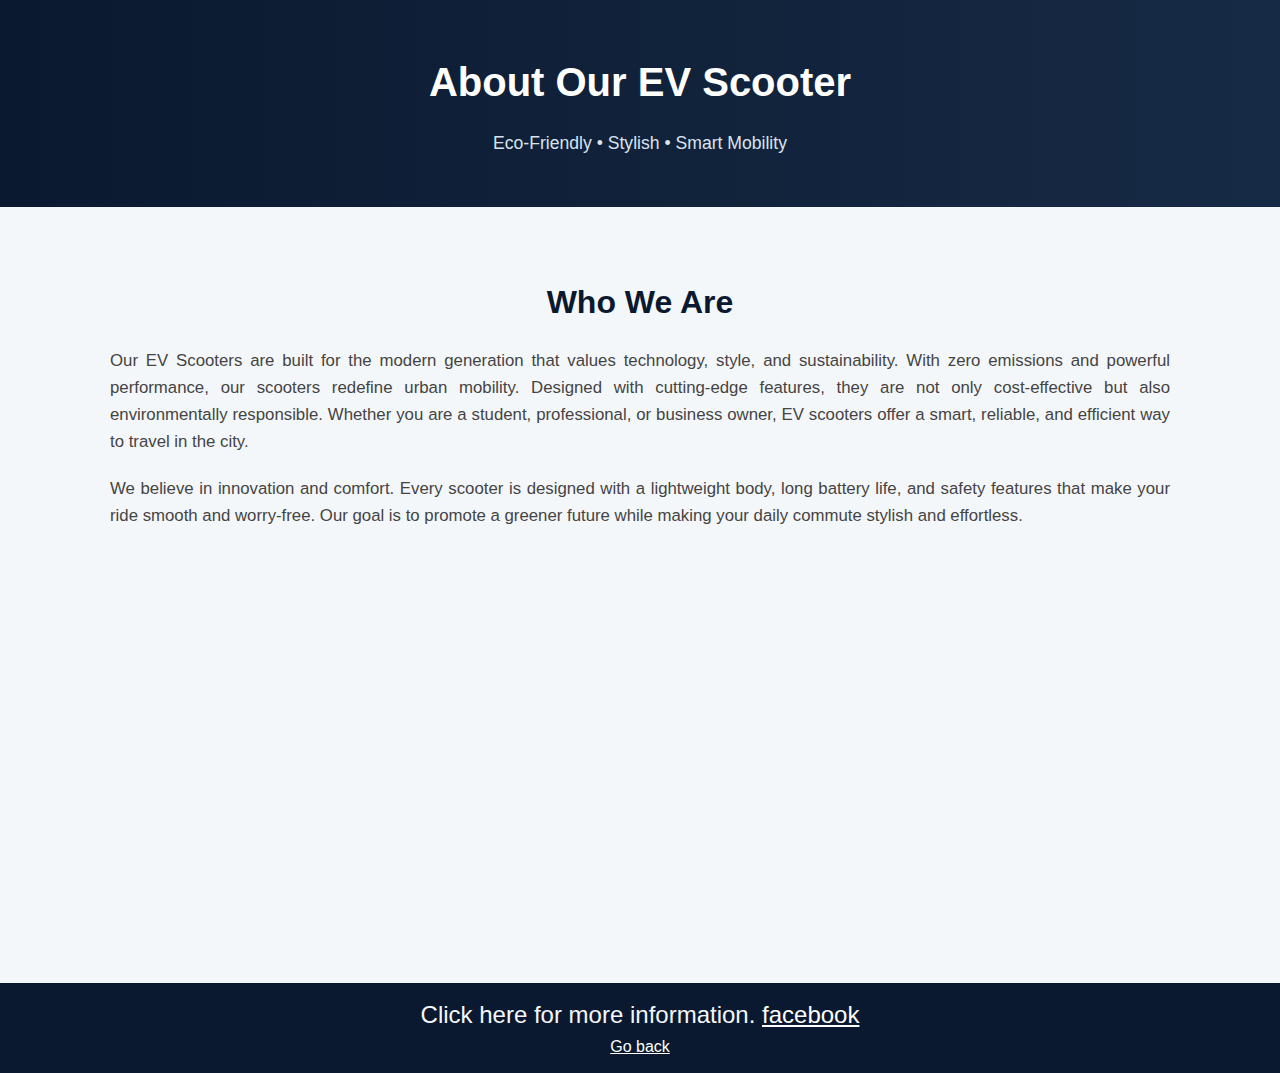
<file: about.html>
<!DOCTYPE html>
<html lang="en">

<head>
  <meta charset="UTF-8">
  <meta name="viewport" content="width=device-width, initial-scale=1.0">
  <title>About EV Scooter</title>
  <style>
    * {
      margin: 0;
      padding: 0;
      box-sizing: border-box;
      font-family: "Segoe UI", Arial, sans-serif;
    }

    body {
      background: #f4f7fa;
      color: #333;
      line-height: 1.6;
    }

    header {
      background: linear-gradient(to right, #0a192f, #172a45);
      color: #fff;
      padding: 50px 20px;
      text-align: center;
    }

    header h1 {
      font-size: 2.5rem;
      margin-bottom: 15px;
    }

    header p {
      font-size: 1.1rem;
      color: #d9e3f0;
    }

    .about-section {
      max-width: 1100px;
      margin: 50px auto;
      padding: 20px;
      text-align: center;
    }

    .about-section h2 {
      font-size: 2rem;
      margin-bottom: 20px;
      color: #0a192f;
    }

    .about-section p {
      font-size: 1.05rem;
      color: #444;
      margin-bottom: 20px;
      text-align: justify;
    }

    .features {
      background: #fff;
      padding: 50px 20px;
    }

    .features h2 {
      text-align: center;
      margin-bottom: 30px;
      font-size: 2rem;
      color: #0a192f;
    }

    .feature-cards {
      display: grid;
      grid-template-columns: repeat(auto-fit, minmax(250px, 1fr));
      gap: 25px;
      max-width: 1100px;
      margin: auto;
    }

    .card {
      background: #fefefe;
      padding: 25px;
      border-radius: 12px;
      box-shadow: 0px 6px 15px rgba(0, 0, 0, 0.1);
      transition: 0.3s;
      text-align: center;
    }

    .card:hover {
      transform: translateY(-8px);
      box-shadow: 0px 8px 20px rgba(0, 0, 0, 0.2);
    }

    .card h3 {
      margin-bottom: 12px;
      font-size: 1.3rem;
      color: #0a192f;
    }

    .card p {
      font-size: 0.95rem;
      color: #555;
    }

    footer {
      background: #0a192f;
      color:rgb(92, 250, 100);
      text-align: center;
      padding: 13px 13px;
      position: relative;
      top: 363px;
      bottom: 100px;
    }

    footer p {
      font-size: x-large;
      color: #bbb;
      text-decoration: none;
    }

   
  </style>
</head>

<body>
  <header>
    <h1>About Our EV Scooter</h1>
    <p>Eco-Friendly • Stylish • Smart Mobility</p>
  </header>

  <section class="about-section">
    <h2>Who We Are</h2>
    <p>
      Our EV Scooters are built for the modern generation that values technology,
      style, and sustainability. With zero emissions and powerful performance,
      our scooters redefine urban mobility. Designed with cutting-edge features,
      they are not only cost-effective but also environmentally responsible.
      Whether you are a student, professional, or business owner, EV scooters
      offer a smart, reliable, and efficient way to travel in the city.
    </p>
    <p>
      We believe in innovation and comfort. Every scooter is designed with a
      lightweight body, long battery life, and safety features that make your
      ride smooth and worry-free. Our goal is to promote a greener future
      while making your daily commute stylish and effortless.
    </p>
  </section>




  <footer>
    <p style="color: #f4f7fa;">Click here for more information.
      <a style="color: #fefefe;;" href="https://www.facebook.com/share/1A1xenTpku/">facebook</a>
    </p>
    <a href="./index.html" style="color: #ffffff;">  Go back</a>
  </footer>
  </section>

  





</body>

</html>
</file>
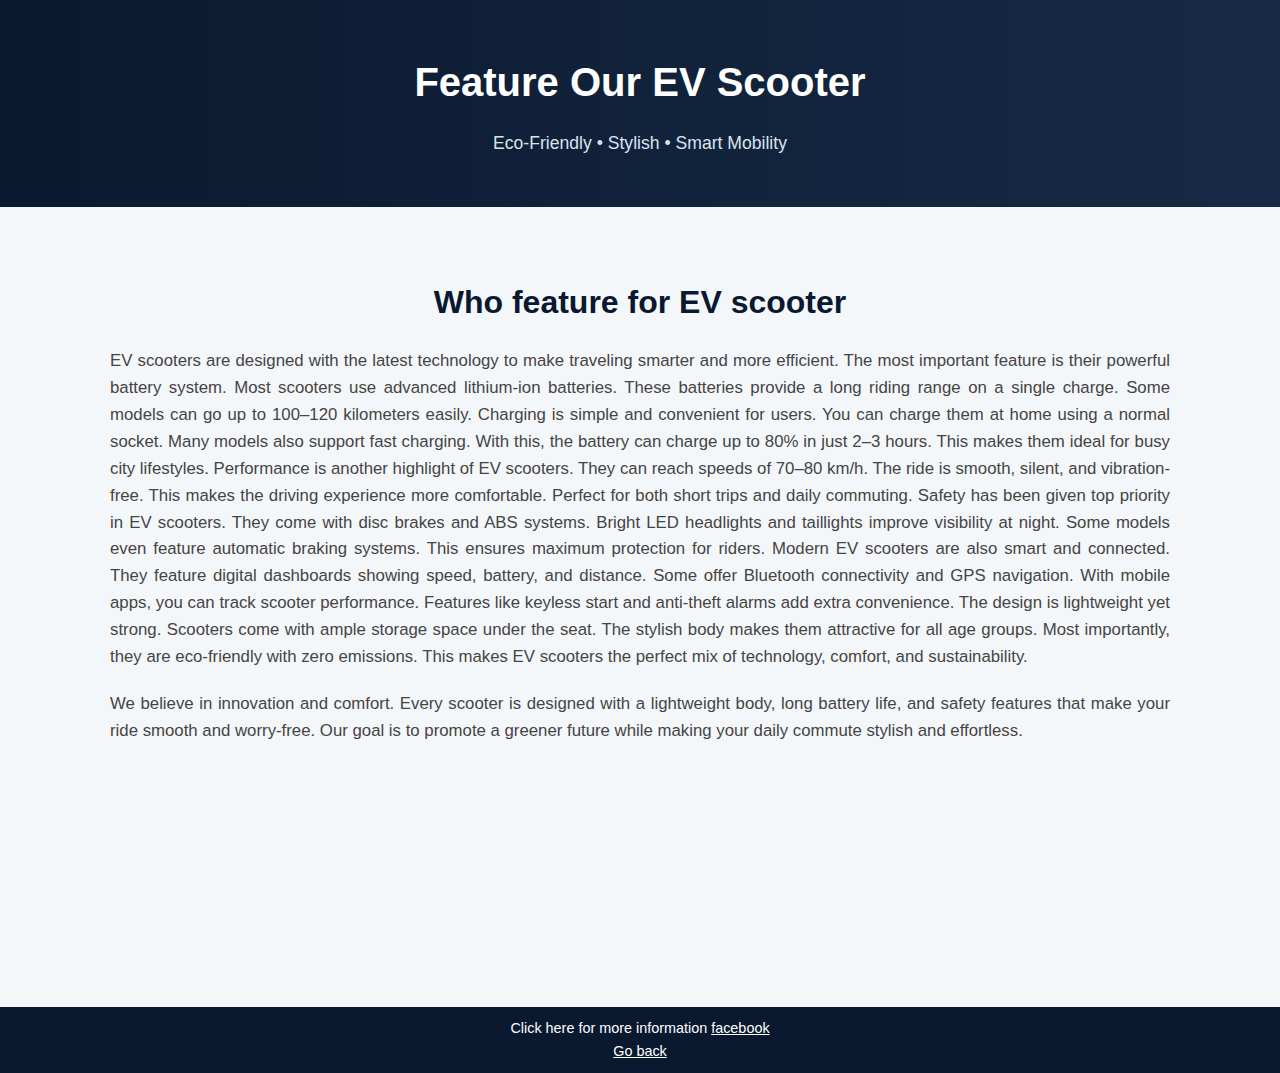
<file: Features.html>
<!DOCTYPE html>
<html lang="en">
<head>
  <meta charset="UTF-8">
  <meta name="viewport" content="width=device-width, initial-scale=1.0">
  <title>About EV Scooter</title>
  <style>
    * {
      margin: 0;
      padding: 0;
      box-sizing: border-box;
      font-family: "Segoe UI", Arial, sans-serif;
    }

    body {
      background: #f4f7fa;
      color: #333;
      line-height: 1.6;
    }

    header {
      background: linear-gradient(to right, #0a192f, #172a45);
      color: #fff;
      padding: 50px 20px;
      text-align: center;
    }

    header h1 {
      font-size: 2.5rem;
      margin-bottom: 15px;
    }

    header p {
      font-size: 1.1rem;
      color: #d9e3f0;
    }

    .about-section {
      max-width: 1100px;
      margin: 50px auto;
      padding: 20px;
      text-align: center;
    }

    .about-section h2 {
      font-size: 2rem;
      margin-bottom: 20px;
      color: #0a192f;
    }

    .about-section p {
      font-size: 1.05rem;
      color: #444;
      margin-bottom: 20px;
      text-align: justify;
    }

    .features {
      background: #fff;
      padding: 50px 20px;
    }

    .features h2 {
      text-align: center;
      margin-bottom: 30px;
      font-size: 2rem;
      color: #0a192f;
    }

    .feature-cards {
      display: grid;
      grid-template-columns: repeat(auto-fit, minmax(250px, 1fr));
      gap: 25px;
      max-width: 1100px;
      margin: auto;
    }

    .card {
      background: #fefefe;
      padding: 25px;
      border-radius: 12px;
      box-shadow: 0px 6px 15px rgba(0,0,0,0.1);
      transition: 0.3s;
      text-align: center;
    }

    .card:hover {
      transform: translateY(-8px);
      box-shadow: 0px 8px 20px rgba(0,0,0,0.2);
    }

    .card h3 {
      margin-bottom: 12px;
      font-size: 1.3rem;
      color: #0a192f;
    }

    .card p {
      font-size: 0.95rem;
      color: #555;
    }

    footer {
      background: #0a192f;
      color: #fff;
      text-align: center;
      padding: 10px 10px;
      position: relative;
      top: 172px;
    }

    footer p {
      font-size: 0.9rem;
      color: #bbb;
    }
  </style>
</head> 
<body>
  <header>
    <h1>Feature Our EV Scooter</h1>
    <p>Eco-Friendly • Stylish • Smart Mobility</p>
  </header>

  <section class="about-section">
    <h2>Who feature for EV scooter  </h2>
    <p>
EV scooters are designed with the latest technology to make traveling smarter and more efficient.
The most important feature is their powerful battery system.
Most scooters use advanced lithium-ion batteries.
These batteries provide a long riding range on a single charge.
Some models can go up to 100–120 kilometers easily.

Charging is simple and convenient for users.
You can charge them at home using a normal socket.
Many models also support fast charging.
With this, the battery can charge up to 80% in just 2–3 hours.
This makes them ideal for busy city lifestyles.

Performance is another highlight of EV scooters.
They can reach speeds of 70–80 km/h.
The ride is smooth, silent, and vibration-free.
This makes the driving experience more comfortable.
Perfect for both short trips and daily commuting.

Safety has been given top priority in EV scooters.
They come with disc brakes and ABS systems.
Bright LED headlights and taillights improve visibility at night.
Some models even feature automatic braking systems.
This ensures maximum protection for riders.

Modern EV scooters are also smart and connected.
They feature digital dashboards showing speed, battery, and distance.
Some offer Bluetooth connectivity and GPS navigation.
With mobile apps, you can track scooter performance.
Features like keyless start and anti-theft alarms add extra convenience.

The design is lightweight yet strong.
Scooters come with ample storage space under the seat.
The stylish body makes them attractive for all age groups.
Most importantly, they are eco-friendly with zero emissions.
This makes EV scooters the perfect mix of technology, comfort, and sustainability.
    </p>
    <p>
      We believe in innovation and comfort. Every scooter is designed with a 
      lightweight body, long battery life, and safety features that make your 
      ride smooth and worry-free. Our goal is to promote a greener future 
      while making your daily commute stylish and effortless.
    </p>
  </section>

  

  <footer>
    <p style="color: #fefefe;"> Click here for more information
        <a style="color: #fff;" href="https://www.facebook.com/share/1A1xenTpku">facebook</a>
        <br />
        <a href="./index.html" style="color: #fefefe; ">Go back</a>
    </p>
  </footer>
</body>
</html>
</file>
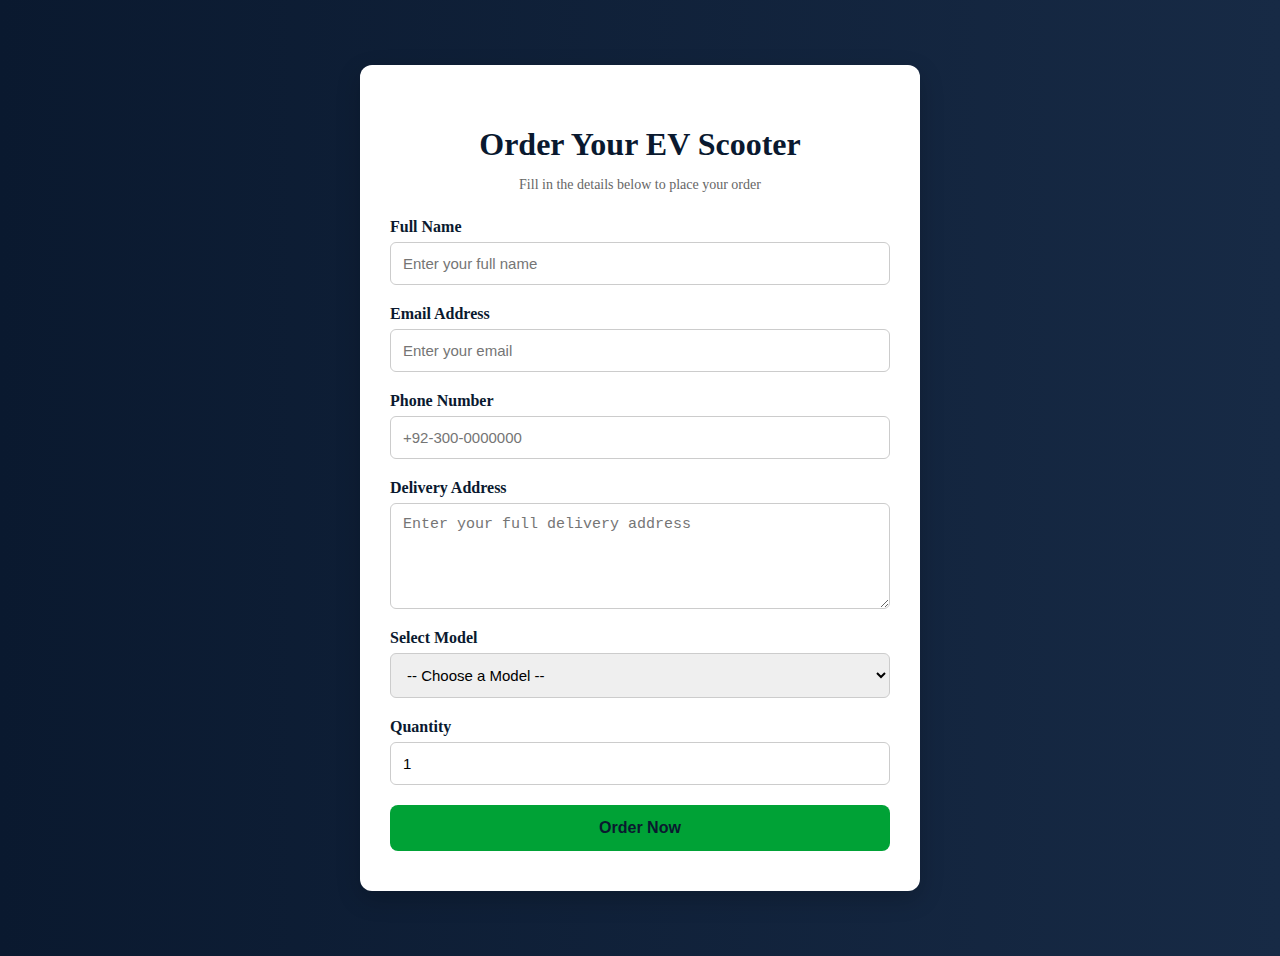
<file: Ordernow.html>
<!DOCTYPE html>
<html lang="en">
<head>
  <meta charset="UTF-8">
  <meta name="viewport" content="width=device-width, initial-scale=1.0">
  <title>Order Now - EV Scooter</title>
  <link rel="stylesheet" href="style2.css">
</head>
<body>
  <div class="container">
    <h1>Order Your EV Scooter</h1>
    <p class="tagline">Fill in the details below to place your order</p>

    <form class="order-form">
      <label for="name">Full Name</label>
      <input type="text" id="name" placeholder="Enter your full name" required>

      <label for="email">Email Address</label>
      <input type="email" id="email" placeholder="Enter your email" required>

      <label for="phone">Phone Number</label>
      <input type="tel" id="phone" placeholder="+92-300-0000000" required>

      <label for="address">Delivery Address</label>
      <textarea id="address" placeholder="Enter your full delivery address" required></textarea>

      <label for="product">Select Model</label>
      <select id="product" required>
        <option value="">-- Choose a Model --</option>
        <option value="eco">EV Scooter Eco</option>
        <option value="pro">EV Scooter Pro</option>
        <option value="ultra">EV Scooter Ultra</option>
      </select>

      <label for="quantity">Quantity</label>
      <input type="number" id="quantity" min="1" value="1" required>

      <button type="submit" class="btn">Order Now</button>
    </form>
  </div>
</body>
</html>
</file>
<file: style2.css>
body {
  background: linear-gradient(to right, #0a192f, #172a45);
  color: #fff;
  display: flex;
  align-items: center;
  justify-content: center;
  min-height: 100vh;
  padding: 20px;
}

.container {
  background: #fff;
  color: #333;
  padding: 40px 30px;
  border-radius: 12px;
  max-width: 500px;
  width: 100%;
  box-shadow: 0px 8px 25px rgba(0,0,0,0.2);
}

.container h1 {
  text-align: center;
  color: #0a192f;
  margin-bottom: 10px;
}

.tagline {
  text-align: center;
  margin-bottom: 25px;
  font-size: 14px;
  color: #666;
}
    
.order-form {
  display: flex;
  flex-direction: column;
}

.order-form label {
  margin-bottom: 6px;
  font-weight: 600;
  color: #0a192f;
}

.order-form input,
.order-form textarea,
.order-form select {
  margin-bottom: 20px;
  padding: 12px;
  border: 1px solid #ccc;
  border-radius: 6px;
  font-size: 15px;
  transition: 0.3s;
}

.order-form input:focus,
.order-form textarea:focus,
.order-form select:focus {
  border-color: #00ff99;
  outline: none;
  box-shadow: 0px 0px 5px rgba(255, 255, 255, 0.6);
}

.order-form textarea {
  min-height: 80px;
  resize: vertical;
}

.btn {
  background: #00a236;
  color: #0a192f;
  padding: 14px;
  border: none;
  border-radius: 8px;
  font-size: 16px;
  font-weight: bold;
  cursor: pointer;
  transition: 0.3s;
}

.btn:hover {
  background: #009051;
}

#h3 {

  color: #00ff99;
  border-color: #00ff99;


}
</file>
